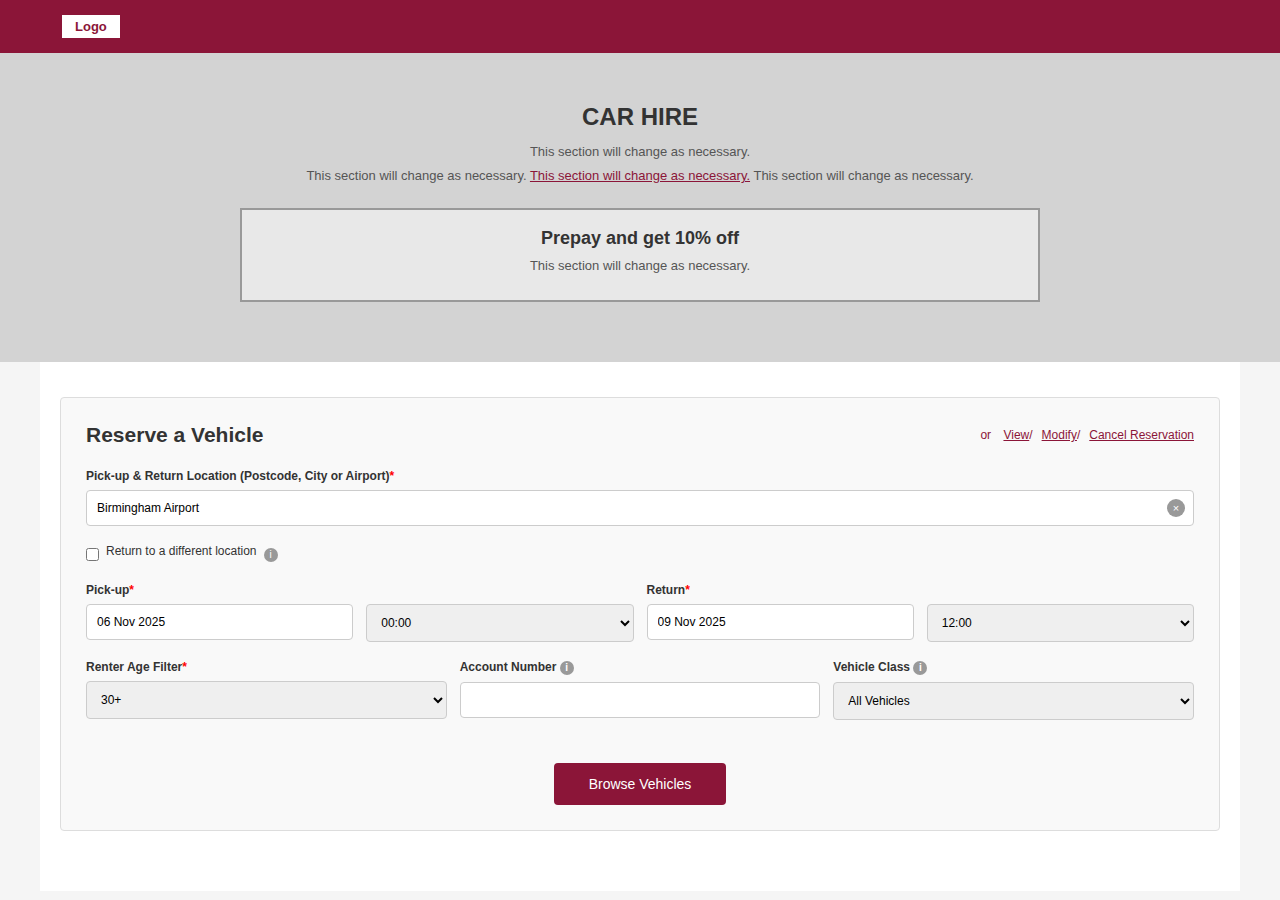
<file: index.html>
<!DOCTYPE html>
<html lang="en-GB">

<head>
    <meta charset="UTF-8">
    <meta name="viewport" content="width=device-width, initial-scale=1.0">
    <title>Car Hire</title>
    <link rel="stylesheet" href="styles.css">
</head>

<body>
    <!-- Page 1: Reservation Form -->
    <div id="page1" class="page active">
        <div class="header">
            <div class="headerContent">
                <div class="logo">Logo</div>
            </div>
        </div>

        <div class="hero">
            <h1>CAR HIRE</h1>
            <p>This section will change as necessary.</p>
            <p>This section will change as necessary. <a href="#">This section will change as necessary.</a> This
                section will change as necessary.</p>

            <div class="promoBanner">
                <h2>Prepay and get 10% off</h2>
                <p>This section will change as necessary.</p>
            </div>
        </div>

        <div class="container">
            <div class="reservationForm">
                <div class="formHeader">
                    <h2>Reserve a Vehicle</h2>
                    <div class="links">
                        or <a href="#">View</a>/<a href="#">Modify</a>/<a href="#">Cancel Reservation</a>
                    </div>
                </div>

                <div class="formGroup">
                    <label>Pick-up & Return Location (Postcode, City or Airport)<span class="required">*</span></label>
                    <div class="locationInput">
                        <input type="text" id="location" value="Birmingham Airport" placeholder="Provide a Location">
                        <button class="clearBtn" onclick="clearLocation()">×</button>
                    </div>
                </div>

                <div class="formGroup">
                    <div class="checkboxGroup">
                        <input type="checkbox" id="differentLocation">
                        <label for="differentLocation" style="font-weight: normal;">Return to a different
                            location</label>
                        <span class="infoIcon">i</span>
                    </div>
                </div>

                <div class="dateTimeRow">
                    <div class="formGroup">
                        <label>Pick-up<span class="required">*</span></label>
                        <div class="datePickerWrapper">
                            <input type="text" id="pickupDate" value="06 Nov 2025" placeholder="DD Mon YYYY" readonly>
                            <div id="pickupCalendar" class="calendarDropdown"></div>
                        </div>
                    </div>
                    <div class="formGroup">
                        <label>&nbsp;</label>
                        <select id="pickupTime">
                            <option>00:00</option>
                            <option>00:30</option>
                            <option>01:00</option>
                            <option>01:30</option>
                            <option>02:00</option>
                            <option>02:30</option>
                            <option>03:00</option>
                            <option>03:30</option>
                            <option>04:00</option>
                            <option>04:30</option>
                            <option>05:00</option>
                            <option>05:30</option>
                            <option>06:00</option>
                            <option>06:30</option>
                            <option>07:00</option>
                            <option>07:30</option>
                            <option>08:00</option>
                            <option>08:30</option>
                            <option>09:00</option>
                            <option>09:30</option>
                            <option>10:00</option>
                            <option>10:30</option>
                            <option>11:00</option>
                            <option>11:30</option>
                            <option>12:00</option>
                            <option>12:30</option>
                            <option>13:00</option>
                            <option>13:30</option>
                            <option>14:00</option>
                            <option>14:30</option>
                            <option>15:00</option>
                            <option>15:30</option>
                            <option>16:00</option>
                            <option>16:30</option>
                            <option>17:00</option>
                            <option>17:30</option>
                            <option>18:00</option>
                            <option>18:30</option>
                            <option>19:00</option>
                            <option>19:30</option>
                            <option>20:00</option>
                            <option>20:30</option>
                            <option>21:00</option>
                            <option>21:30</option>
                            <option>22:00</option>
                            <option>22:30</option>
                            <option>23:00</option>
                            <option>23:30</option>
                        </select>
                    </div>
                    <div class="formGroup">
                        <label>Return<span class="required">*</span></label>
                        <div class="datePickerWrapper">
                            <input type="text" id="returnDate" value="09 Nov 2025" placeholder="DD Mon YYYY" readonly>
                            <div id="returnCalendar" class="calendarDropdown"></div>
                        </div>
                    </div>
                    <div class="formGroup">
                        <label>&nbsp;</label>
                        <select id="returnTime">
                            <option>00:00</option>
                            <option>00:30</option>
                            <option>01:00</option>
                            <option>01:30</option>
                            <option>02:00</option>
                            <option>02:30</option>
                            <option>03:00</option>
                            <option>03:30</option>
                            <option>04:00</option>
                            <option>04:30</option>
                            <option>05:00</option>
                            <option>05:30</option>
                            <option>06:00</option>
                            <option>06:30</option>
                            <option>07:00</option>
                            <option>07:30</option>
                            <option>08:00</option>
                            <option>08:30</option>
                            <option>09:00</option>
                            <option>09:30</option>
                            <option>10:00</option>
                            <option>10:30</option>
                            <option>11:00</option>
                            <option>11:30</option>
                            <option selected>12:00</option>
                            <option>12:30</option>
                            <option>13:00</option>
                            <option>13:30</option>
                            <option>14:00</option>
                            <option>14:30</option>
                            <option>15:00</option>
                            <option>15:30</option>
                            <option>16:00</option>
                            <option>16:30</option>
                            <option>17:00</option>
                            <option>17:30</option>
                            <option>18:00</option>
                            <option>18:30</option>
                            <option>19:00</option>
                            <option>19:30</option>
                            <option>20:00</option>
                            <option>20:30</option>
                            <option>21:00</option>
                            <option>21:30</option>
                            <option>22:00</option>
                            <option>22:30</option>
                            <option>23:00</option>
                            <option>23:30</option>
                        </select>
                    </div>
                </div>

                <div class="dateTimeRow">
                    <div class="formGroup">
                        <label>Renter Age Filter<span class="required">*</span></label>
                        <select>
                            <option>30+</option>
                            <option>25-29</option>
                            <option>21-24</option>
                            <option>18-20</option>
                        </select>
                    </div>
                    <div class="formGroup">
                        <label>Account Number <span class="infoIcon">i</span></label>
                        <input type="text" placeholder="">
                    </div>
                    <div class="formGroup">
                        <label>Vehicle Class <span class="infoIcon">i</span></label>
                        <select>
                            <option>All Vehicles</option>
                            <option>Hatchbacks</option>
                            <option>SUVs</option>
                            <option>Saloons</option>
                            <option>Convertibles</option>
                            <option>Estates</option>
                            <option>Minivans</option>
                            <option>Compact cars</option>
                            <option>Executive cars</option>
                            <option>Electric cars</option>
                        </select>
                    </div>
                </div>

                <button class="browseBtn" onclick="showVehicles()">Browse Vehicles</button>
            </div>
        </div>
    </div>

    <!-- Page 2: Vehicle Selection -->
    <div id="page2" class="page">
        <div class="header">
            <div class="headerContent">
                <div class="logo">Car Hire</div>
            </div>
        </div>



        <div class="container">
            <div class="rentalDetails">
                <div class="rentalDetailItem clickable" onclick="editSection('rental')">
                    <strong>RENTAL DETAILS <span class="editLink">Edit</span></strong>
                    <div>Thu, Nov 06, 00:00</div>
                    <div>Sun, Nov 09, 12:00</div>
                </div>
                <div class="rentalDetailItem clickable" onclick="editSection('pickup')">
                    <strong>PICK-UP & RETURN <span class="editLink">Edit</span></strong>
                    <div>Birmingham</div>
                </div>
                <div class="rentalDetailItem clickable" onclick="editSection('vehicle')">
                    <strong>VEHICLE</strong>
                    <div>Select</div>
                </div>
                <div class="rentalDetailItem clickable" onclick="editSection('extras')">
                    <strong>EXTRAS</strong>
                </div>
                <div class="rentalDetailItem clickable" onclick="editSection('review')">
                    <strong>REVIEW & RESERVE</strong>
                </div>
            </div>

            <div class="vehiclesHeader">
                <h2>Choose a Vehicle Class <span style="font-weight: normal; font-size: 14px;">63 Results</span></h2>
                <div class="sortBy">
                    <label>SORT BY</label>
                    <select>
                        <option>Featured</option>
                        <option>Price: Low to High</option>
                        <option>Price: High to Low</option>
                    </select>
                </div>
            </div>

            <div class="sidebarLayout">
                <aside class="sidebar">
                    <div class="membershipCard">
                        <div class="logo" style="background-color: #8B1538; color: white; padding: 8px; border: none;">
                            Rewards Plus®</div>
                        <h3 style="margin-top: 15px;">Pay & Save</h3>
                        <div class="membershipBtns">
                            <button class="btnEnrol">Enrol</button>
                            <button class="btnPay">Pay in Points</button>
                        </div>
                    </div>

                    <div class="filters">
                        <h3>Filters</h3>

                        <div class="filterGroup">
                            <strong>TRANSMISSION</strong>
                            <div style="color: #999; font-size: 11px; margin-top: 5px;">Total from:</div>
                            <div class="filterItem">
                                <label><input type="checkbox" checked> Automatic</label>
                                <span>£67</span>
                            </div>
                            <div class="filterItem">
                                <label><input type="checkbox"> Manual</label>
                                <span>£56</span>
                            </div>
                        </div>

                        <div class="filterGroup">
                            <strong>MILEAGE</strong>
                            <div style="color: #999; font-size: 11px; margin-top: 5px;">Total from:</div>
                            <div class="filterItem">
                                <label><input type="checkbox"> Unlimited Mileage</label>
                                <span>£45</span>
                            </div>
                            <div class="filterItem">
                                <label><input type="checkbox"> Limited Mileage</label>
                            </div>
                        </div>
                    </div>
                </aside>

                <div class="vehicleList">
                    <div class="vehicleCard">
                        <div class="vehicleImage">
                            <div class="vehicleBadge">✓ Recommended for you</div>
                        </div>
                        <div class="vehicleInfo">
                            <h3>Intermediate SUV</h3>
                            <div class="vehicleSubtitle">Nissan Qashqai or similar</div>
                            <div class="vehicleFeatures">
                                <span>🔧 Automatic</span>
                                <span>👥 5 People</span>
                                <span>🧳 3 Bags</span>
                            </div>
                            <a class="featuresLink" onclick="showFeatures('suv')">Features & Price Details ↘</a>
                        </div>
                        <div class="vehiclePricing">
                            <div class="priceLabel">BEST PRICE</div>
                            <div class="price">£89<sup>01</sup></div>
                            <div class="priceTotal">Total</div>
                            <button class="selectBtn" onclick="selectVehicle('Intermediate SUV')">Select</button>
                        </div>
                    </div>

                    <div class="vehicleCard">
                        <div class="vehicleImage">
                            <div class="vehicleBadge">✓ Recommended for you</div>
                        </div>
                        <div class="vehicleInfo">
                            <h3>Compact Elite</h3>
                            <div class="vehicleSubtitle">Mercedes A Class or similar</div>
                            <div class="vehicleFeatures">
                                <span>🔧 Automatic</span>
                                <span>👥 5 People</span>
                                <span>🧳 3 Bags</span>
                            </div>
                            <a class="featuresLink" onclick="showFeatures('compact')">Features & Price Details ↘</a>
                        </div>
                        <div class="vehiclePricing">
                            <div class="priceLabel">BEST PRICE</div>
                            <div class="price">£123<sup>45</sup></div>
                            <div class="priceTotal">Total</div>
                            <button class="selectBtn" onclick="selectVehicle('Compact Elite')">Select</button>
                        </div>
                    </div>

                    <div class="vehicleCard">
                        <div class="vehicleImage">
                        </div>
                        <div class="vehicleInfo">
                            <h3>Economy 4 Door</h3>
                            <div class="vehicleSubtitle">Vauxhall Corsa or similar</div>
                            <div class="vehicleFeatures">
                                <span>🔧 Manual</span>
                                <span>👥 5 People</span>
                                <span>🧳 2 Bags</span>
                            </div>
                            <a class="featuresLink" onclick="showFeatures('economy')">Features & Price Details ↘</a>
                        </div>
                        <div class="vehiclePricing">
                            <div class="priceLabel">BEST PRICE</div>
                            <div class="price">£76<sup>54</sup></div>
                            <div class="priceTotal">Total</div>
                            <button class="selectBtn" onclick="selectVehicle('Economy 4 Door')">Select</button>
                        </div>
                    </div>
                </div>
            </div>
        </div>
    </div>

    <script src="script.js"></script>
</body>

</html>
</file>
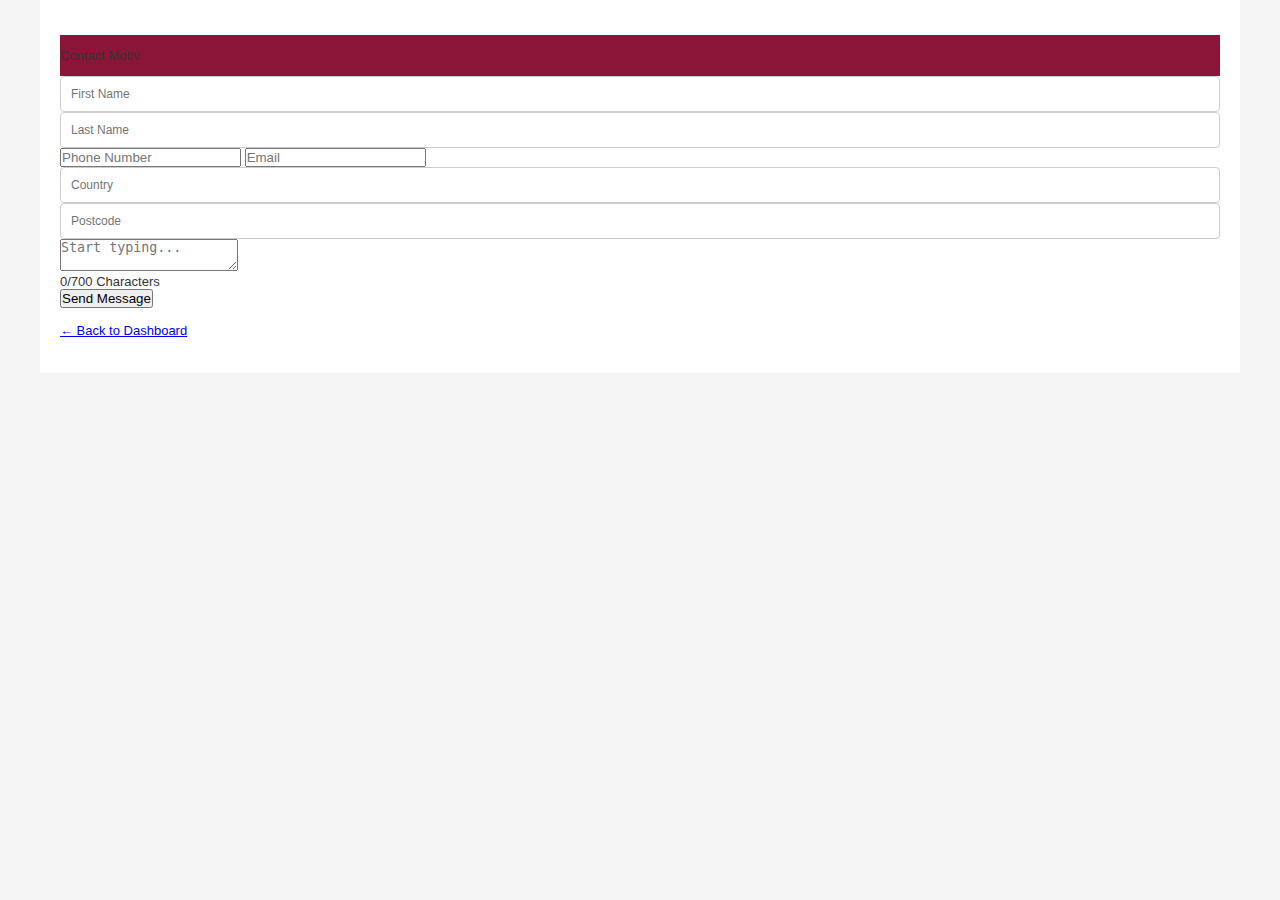
<file: contact.html>
<!DOCTYPE html>
<html lang="en">
<head>
    <meta charset="UTF-8">
    <meta name="viewport" content="width=device-width, initial-scale=1.0">
    <title>Motiv - Contact Us</title>
    <link rel="stylesheet" href="styles.css">
</head>
<body>
    <div class="container">
        <div class="header">Contact Motiv</div>
        <div class="form-area">
            <form id="contactForm">
                <input type="text" placeholder="First Name" required>
                <input type="text" placeholder="Last Name" required>
                <input type="tel" placeholder="Phone Number" required>
                <input type="email" placeholder="Email" required>
                <input type="text" placeholder="Country" required>
                <input type="text" placeholder="Postcode" required>
                <textarea placeholder="Start typing..."></textarea>
                <div class="char-count">0/700 Characters</div>
                <button type="submit" class="orange-btn">Send Message</button>
            </form>
            <p id="status" style="text-align:center; margin-top:15px; font-weight:bold;"></p>
        </div>
        <div class="back-link">
            <a href="#">← Back to Dashboard</a>
        </div>
    </div>

    <script>
        const textarea = document.querySelector('textarea');
        const count = document.querySelector('.char-count');
        textarea.addEventListener('input', () => {
            count.textContent = textarea.value.length + '/700 Characters';
        });

        document.getElementById('contactForm').addEventListener('submit', function(e) {
            e.preventDefault();
            document.getElementById('status').innerHTML = '<span style="color:green;">Message sent successfully!</span>';
        });
    </script>
</body>
</html>
</file>
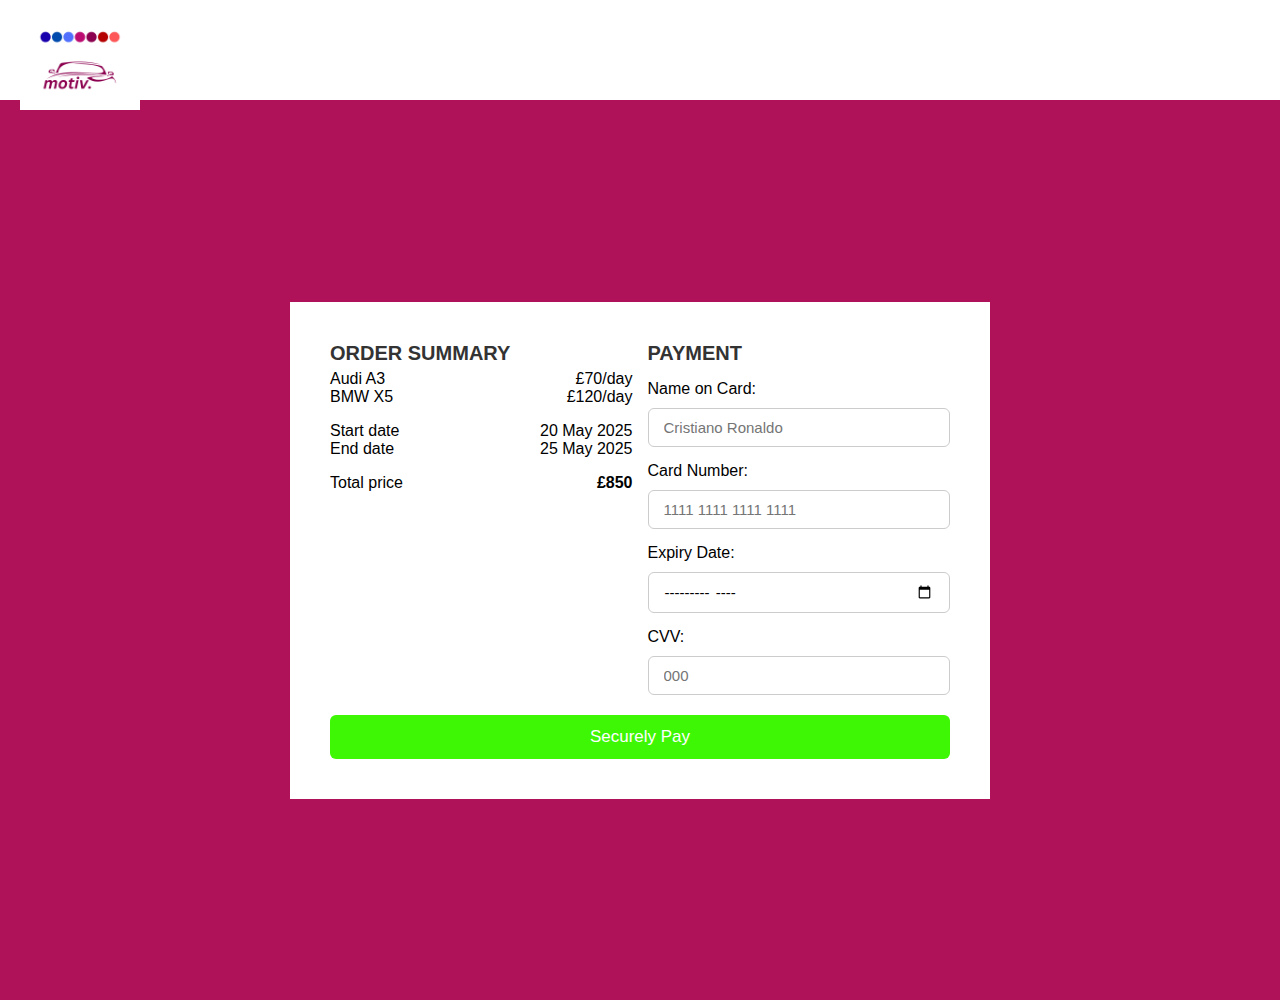
<file: payment.html>
<!DOCTYPE html>
<html lang="en">
<head>
  <meta charset="UTF-8">
  <meta name="viewport" content="width=device-width, initial-scale=1.0">
  <title>Payment Page</title>
  <link rel="stylesheet" href="style.css">
</head>

<body>

  
   <img src="Picture1.png" alt="Motiv Logo" class="logo">

  
  <div class="container">
   
    <form id="paymentForm">

      <div class="row">

        
        <div class="column">
          <h3 class="title">Order Summary</h3>

          <div class="summary-group">
              <div class="summary-row">
      <span class="car-name">Audi A3</span>
      <span class="car-price">£70/day</span>
    </div>

    <div class="summary-row">
      <span class="car-name">BMW X5</span>
      <span class="car-price">£120/day</span>
    </div>
  </div>

          <div class="summary-group">
            <div class="summary-row"> 
          <span class="summary-label">Start date</span>
          <span class="summary-value" id="startDate">20 May 2025</span>
          </div>
          
          
          <div class="summary-row">
            <span class="summary-label">End date</span>
            <span class="summary-value" id="endDateDisplay">25 May 2025</span>
          </div>
          </div>
          <div class="summary-group total">
          <div class="summary-row">
          <span class="summary-label">Total price</span>
          <span class="summary-value" id="totalPrice">£850</span>
          </div>
          </div>
        </div>

     
        <div class="column">
          <h3 class="title">Payment</h3>

          <div class="input-box">
            <label for="cardName">Name on Card:</label>
            <input id="cardName" type="text" placeholder="Cristiano Ronaldo" required>
          </div>

          <div class="input-box">
            <label for="cardNumber">Card Number:</label>
            <input id="cardNumber" type="text" placeholder="1111 1111 1111 1111" maxlength="19" required>
          </div>

          <div class="input-box">
            <label for="expiryDate">Expiry Date:</label>
            <input id="expiryDate" type="month" required>
          </div>

          <div class="input-box">
            <label for="cvv">CVV:</label>
            <input id="cvv" type="text" placeholder="000" maxlength="3" required>
          </div>
        </div>

      </div>

      <button type="submit" class="btn">Securely Pay</button>

    </form>

  </div>

</body>
</html>
</file>
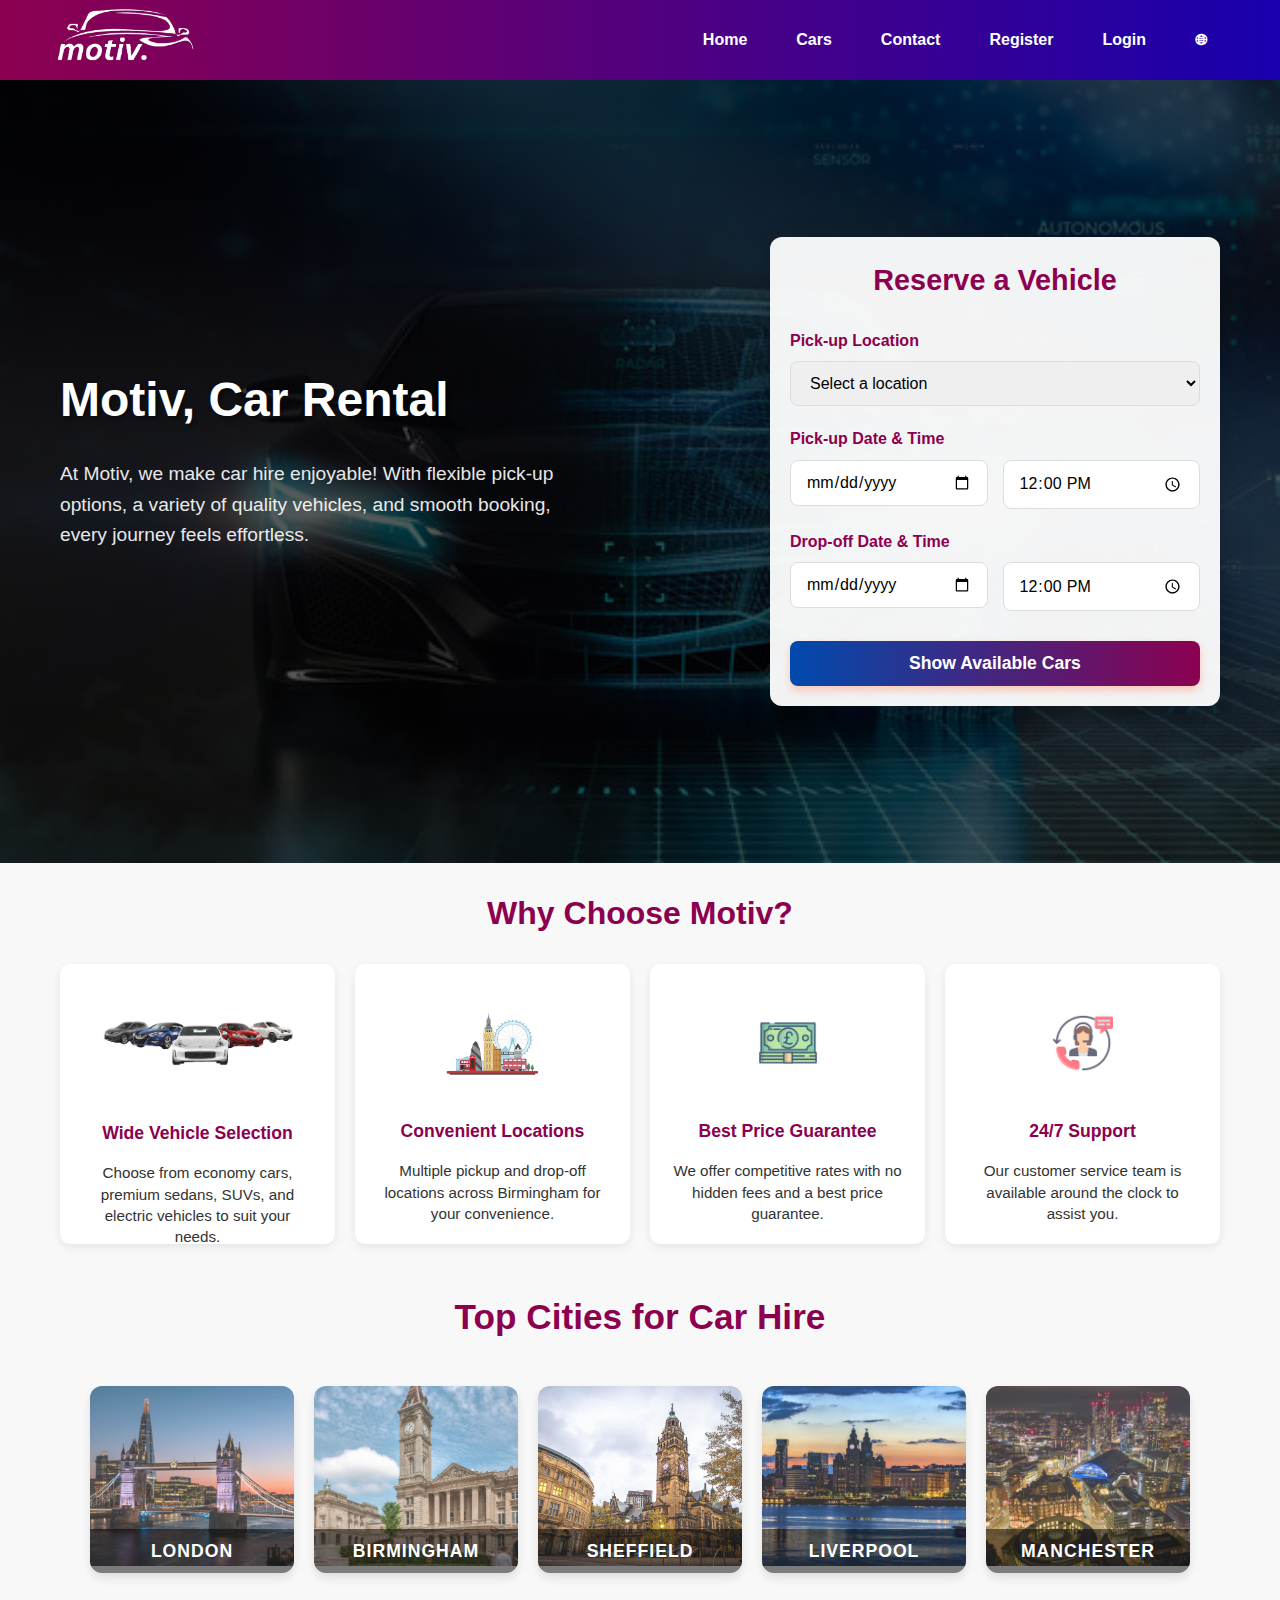
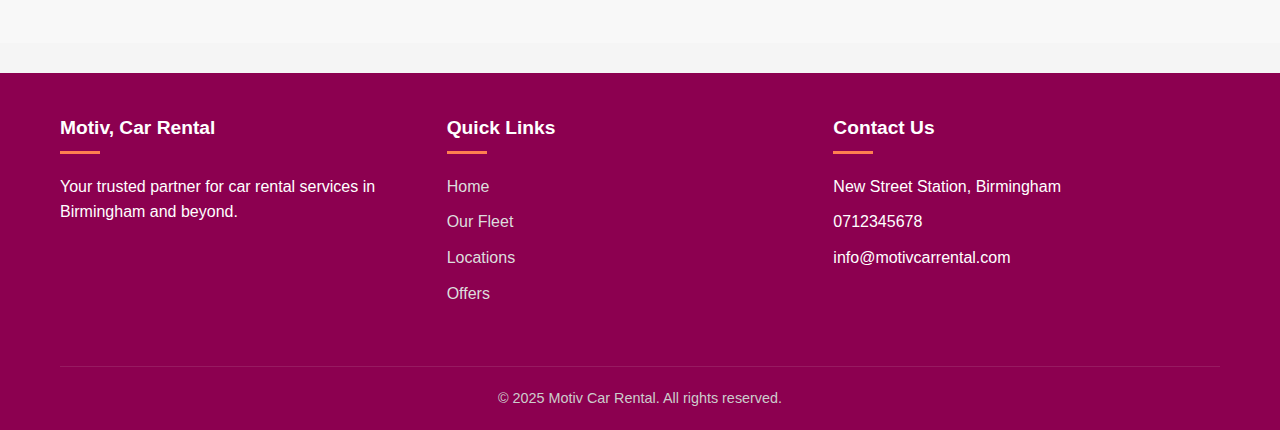
<file: Landing page/landing.html>
<!DOCTYPE html>
<html lang="en">
<head>
    <meta charset="UTF-8">
    <meta name="viewport" content="width=device-width, initial-scale=1.0">
    <title>Motiv Car Hire - Birmingham</title>
    <link rel="stylesheet" href="style.css">
</head>
<body>
  
<header>
    <div class="container header-content">
        <div class="logo">
            <img src="logo2.png" alt="Logo">
        </div>

        <nav>
            <ul>
                <li><a href="#">Home</a></li>
                <li><a href="#">Cars</a></li>
                <li><a href="#">Contact</a></li>
                <li><a href="#">Register</a></li>
                <li><a href="#">Login</a></li>
		<li><a href="#">🌐︎</a></li>
            </ul>
        </nav>
    </div>
</header>


    <section class="hero">
        <div class="container hero-content">
            <div class="hero-text">
                <h1>Motiv, Car Rental</h1>
                <p>At Motiv, we make car hire enjoyable! With flexible pick-up options, a variety of quality vehicles, and smooth booking, every journey feels effortless.</p>
                
            </div>
            <div class="booking-form">
                <h2>Reserve a Vehicle</h2>
                <form id="bookingForm">
                    <div class="form-group">
                        <label for="pickup-location">Pick-up Location</label>
                        <select id="pickup-location">
                            <option value="">Select a location</option>
                            <option value="airport">Birmingham Airport</option>
                            <option value="city-center">Liverpool City Center</option>
                            <option value="central-london">Central London</option>
                            <option value="new-station">Manchester New Station</option>
			    <option value="sheffield-station">Sheffield Station</option>
                        </select>
                    </div>
                    
                    <div class="form-group">
                        <label>Pick-up Date & Time</label>
                        <div class="date-time-group">
                            <div>
                                <input type="date" id="pickup-date">
                            </div>
                            <div>
                                <input type="time" id="pickup-time" value="12:00">
                            </div>
                        </div>
                    </div>
                    
                    <div class="form-group">
                        <label>Drop-off Date & Time</label>
                        <div class="date-time-group">
                            <div>
                                <input type="date" id="dropoff-date">
                            </div>
                            <div>
                                <input type="time" id="dropoff-time" value="12:00">
                            </div>
                        </div>
                    </div>
                    
                    <button type="submit" class="book-btn">Show Available Cars</button>
                </form>
            </div>
        </div>
    </section>

<section class="features">
    <div class="container">
        <h2 class="section-title">Why Choose Motiv?</h2>
        <div class="features-grid">
            
            <div class="feature-card">
                <div class="feature-icon">
                    <img src="cars1.png" alt="Vehicle Selection">
                </div>
                <h3>Wide Vehicle Selection</h3>
                <p>Choose from economy cars, premium sedans, SUVs, and electric vehicles to suit your needs.</p>
            </div>

            <div class="feature-card">
                <div class="feature-icon">
                    <img src="location1.png" alt="Convenient Locations">
                </div>
                <h3>Convenient Locations</h3>
                <p>Multiple pickup and drop-off locations across Birmingham for your convenience.</p>
            </div>

            <div class="feature-card">
                <div class="feature-icon">
                    <img src="money1.png" alt="Best Price Guarantee">
                </div>
                <h3>Best Price Guarantee</h3>
                <p>We offer competitive rates with no hidden fees and a best price guarantee.</p>
            </div>

            <div class="feature-card">
                <div class="feature-icon">
                    <img src="cust1.png" alt="Customer Support">
                </div>
                <h3>24/7 Support</h3>
                <p>Our customer service team is available around the clock to assist you.</p>
            </div>
        </div>
    </div>
</section>

<section class="cities-section">
    <h2 class="section-title">Top Cities for Car Hire</h2>

    <div class="city-grid">
        <div class="city-card">
            <img src="city1.png" alt="London">
            <div class="city-name">London</div>
        </div>
        <div class="city-card">
            <img src="city2.jpg" alt="Birmingham">
            <div class="city-name">Birmingham</div>
        </div>
        <div class="city-card">
            <img src="city3.jpeg" alt="Sheffield">
            <div class="city-name">Sheffield</div>
        </div>
        <div class="city-card">
            <img src="city4.jpg" alt="Liverpool">
            <div class="city-name">Liverpool</div>
        </div>
        <div class="city-card">
            <img src="city5.jpg" alt="Manchester">
            <div class="city-name">Manchester</div>
        </div>
    </div>
</section>

    <footer>
        <div class="container">
            <div class="footer-content">
                <div class="footer-column">
                    <h3>Motiv, Car Rental</h3>
                    <p>Your trusted partner for car rental services in Birmingham and beyond.</p>
                </div>
                <div class="footer-column">
                    <h3>Quick Links</h3>
                    <ul>
                        <li><a href="#">Home</a></li>
                        <li><a href="#">Our Fleet</a></li>
                        <li><a href="#">Locations</a></li>
                        <li><a href="#">Offers</a></li>
                    </ul>
                </div>
                <div class="footer-column">
                    <h3>Contact Us</h3>
                    <ul>
                        <li></i>New Street Station, Birmingham</li>
                        <li> 0712345678</li>
                        <li> info@motivcarrental.com</li>
                    </ul>
                </div>
            </div>
            <div class="copyright">
                <p>&copy; 2025 Motiv Car Rental. All rights reserved.</p>
            </div>
        </div>
    </footer>

    <script src="script.js"></script>
</body>

</html>
</file>
<file: styles.css>
* {
    margin: 0;
    padding: 0;
    box-sizing: border-box;
}

body {
    font-family: Arial, sans-serif;
    background-color: #f5f5f5;
    color: #333;
    font-size: 13px;
}

.header {
    background-color: #8B1538;
    padding: 13px 0;
}

.headerContent {
    max-width: 1200px;
    margin: 0 auto;
    padding: 0 20px;
}

.logo {
    background-color: white;
    display: inline-block;
    padding: 4px 13px;
    font-weight: bold;
    color: #8B1538;
    border: 2px solid #8B1538;
    font-size: 13px;
}

.hero {
    background-color: #d3d3d3;
    padding: 50px 20px 35px;
    text-align: center;
}

.hero h1 {
    font-size: 24px;
    margin-bottom: 13px;
}

.hero p {
    margin-bottom: 9px;
    color: #555;
    font-size: 13px;
}

.hero a {
    color: #8B1538;
    text-decoration: underline;
}

.promoBanner {
    background-color: #e8e8e8;
    border: 2px solid #999;
    max-width: 800px;
    margin: 25px auto;
    padding: 18px;
    text-align: center;
}

.promoBanner h2 {
    font-size: 18px;
    margin-bottom: 9px;
}

.container {
    max-width: 1200px;
    margin: 0 auto;
    padding: 35px 20px;
    background-color: white;
}

.reservationForm {
    background-color: #f9f9f9;
    border: 1px solid #ddd;
    padding: 25px;
    border-radius: 4px;
    margin-bottom: 25px;
}

.formHeader {
    display: flex;
    justify-content: space-between;
    align-items: center;
    margin-bottom: 22px;
}

.formHeader h2 {
    font-size: 21px;
}

.formHeader .links {
    font-size: 12px;
    color: #8B1538;
}

.formHeader .links a {
    color: #8B1538;
    text-decoration: underline;
    margin-left: 9px;
}

.formGroup {
    margin-bottom: 18px;
}

label {
    display: block;
    margin-bottom: 7px;
    font-weight: bold;
    font-size: 12px;
}

.required {
    color: red;
}

input[type="text"],
input[type="number"],
select {
    width: 100%;
    padding: 10px;
    border: 1px solid #ccc;
    border-radius: 4px;
    font-size: 12px;
}

.locationInput {
    position: relative;
}

.clearBtn {
    position: absolute;
    right: 9px;
    top: 50%;
    transform: translateY(-50%);
    background: #999;
    color: white;
    border: none;
    border-radius: 50%;
    width: 18px;
    height: 18px;
    cursor: pointer;
    font-size: 11px;
}

.dateTimeRow {
    display: grid;
    grid-template-columns: repeat(auto-fit, minmax(150px, 1fr));
    gap: 13px;
}

.checkboxGroup {
    display: flex;
    align-items: center;
    gap: 7px;
}

.checkboxGroup input[type="checkbox"] {
    width: auto;
}

.infoIcon {
    display: inline-block;
    width: 14px;
    height: 14px;
    background-color: #999;
    color: white;
    border-radius: 50%;
    text-align: center;
    line-height: 14px;
    font-size: 10px;
    cursor: help;
}

.browseBtn {
    background-color: #8B1538;
    color: white;
    border: none;
    padding: 13px 35px;
    font-size: 14px;
    border-radius: 4px;
    cursor: pointer;
    display: block;
    margin: 25px auto 0;
}

.browseBtn:hover {
    background-color: #6B0F2A;
}

/* Calendar Styles */
.datePickerWrapper {
    position: relative;
}

.calendarDropdown {
    display: none;
    position: absolute;
    top: 100%;
    left: 0;
    background: white;
    border: 1px solid #ccc;
    border-radius: 4px;
    padding: 13px;
    z-index: 1000;
    box-shadow: 0 4px 6px rgba(0, 0, 0, 0.1);
    margin-top: 4px;
    min-width: 280px;
}

.calendarDropdown.active {
    display: block;
}

.calendarHeader {
    display: flex;
    justify-content: space-between;
    align-items: center;
    margin-bottom: 13px;
}

.calendarHeader button {
    background: #8B1538;
    color: white;
    border: none;
    padding: 4px 9px;
    border-radius: 4px;
    cursor: pointer;
    font-size: 11px;
}

.calendarHeader button:hover {
    background: #6B0F2A;
}

.calendarMonth {
    font-weight: bold;
    font-size: 14px;
}

.calendarGrid {
    display: grid;
    grid-template-columns: repeat(7, 1fr);
    gap: 4px;
}

.calendarDayHeader {
    text-align: center;
    font-weight: bold;
    padding: 7px;
    font-size: 10px;
    color: #666;
}

.calendarDay {
    text-align: center;
    padding: 7px;
    cursor: pointer;
    border-radius: 4px;
    font-size: 12px;
}

.calendarDay:hover {
    background-color: #f0f0f0;
}

.calendarDay.selected {
    background-color: #8B1538;
    color: white;
}

.calendarDay.disabled {
    color: #ccc;
    cursor: not-allowed;
}

.calendarDay.disabled:hover {
    background-color: transparent;
}

.calendarDay.otherMonth {
    color: #ccc;
}

/* Vehicle Selection Page */
.progressBar {
    background-color: #f0f0f0;
    padding: 18px;
    margin-bottom: 25px;
}

.progressSteps {
    display: flex;
    justify-content: space-between;
    max-width: 800px;
    margin: 0 auto;
}

.step {
    display: flex;
    align-items: center;
    gap: 9px;
    flex: 1;
    position: relative;
}

.stepNumber {
    width: 26px;
    height: 26px;
    border-radius: 50%;
    background-color: #8B1538;
    color: white;
    display: flex;
    align-items: center;
    justify-content: center;
    font-weight: bold;
    font-size: 11px;
}

.step.inactive .stepNumber {
    background-color: #ccc;
}

.stepLabel {
    font-size: 12px;
    font-weight: bold;
}

.stepArrow {
    margin: 0 9px;
    color: #999;
}

.rentalDetails {
    background-color: #f8e8ed;
    padding: 13px;
    margin-bottom: 25px;
    border-radius: 4px;
    display: flex;
    justify-content: space-between;
    align-items: center;
    flex-wrap: wrap;
    gap: 18px;
}

.rentalDetailItem {
    display: flex;
    flex-direction: column;
    font-size: 12px;
}

.rentalDetailItem.clickable {
    cursor: pointer;
    transition: background-color 0.2s;
    padding: 8px;
    border-radius: 4px;
}

.rentalDetailItem.clickable:hover {
    background-color: rgba(139, 21, 56, 0.1);
}

.rentalDetailItem strong {
    font-size: 11px;
    color: #666;
    margin-bottom: 4px;
}

.editLink {
    color: #8B1538;
    text-decoration: underline;
    cursor: pointer;
}

.vehiclesHeader {
    display: flex;
    justify-content: space-between;
    align-items: center;
    margin-bottom: 22px;
}

.vehiclesHeader h2 {
    font-size: 21px;
}

.sortBy {
    display: flex;
    align-items: center;
    gap: 9px;
    font-size: 11px;
}

.sortBy select {
    width: 140px;
    font-size: 11px;
}

.sidebarLayout {
    display: grid;
    grid-template-columns: 230px 1fr;
    gap: 25px;
}

.sidebar {
    background-color: #2d2d2d;
    color: white;
    padding: 18px;
    border-radius: 4px;
    height: fit-content;
}

.membershipCard {
    background-color: #1a1a1a;
    padding: 13px;
    border-radius: 4px;
    margin-bottom: 18px;
}

.membershipCard h3 {
    font-size: 12px;
    margin-bottom: 13px;
}

.membershipBtns {
    display: flex;
    gap: 9px;
}

.btnEnrol,
.btnPay {
    flex: 1;
    padding: 7px;
    border: 1px solid white;
    background-color: transparent;
    color: white;
    border-radius: 4px;
    cursor: pointer;
    font-size: 11px;
}

.btnPay {
    background-color: white;
    color: #1a1a1a;
}

.filters h3 {
    font-size: 14px;
    margin-bottom: 13px;
    padding-bottom: 9px;
    border-bottom: 1px solid #444;
}

.filterGroup {
    margin-bottom: 18px;
}

.filterItem {
    display: flex;
    justify-content: space-between;
    padding: 7px 0;
    font-size: 12px;
}

.filterItem input[type="checkbox"] {
    width: auto;
}

.vehicleList {
    display: flex;
    flex-direction: column;
    gap: 18px;
}

.vehicleCard {
    border: 1px solid #ddd;
    border-radius: 4px;
    padding: 18px;
    background-color: white;
    display: grid;
    grid-template-columns: 200px 1fr 150px;
    gap: 18px;
    align-items: center;
}

.vehicleBadge {
    background-color: #f8e8ed;
    color: #8B1538;
    padding: 4px 9px;
    border-radius: 4px;
    font-size: 11px;
    display: inline-block;
    margin-bottom: 9px;
}

.vehicleImage {
    width: 100%;
    height: auto;
}

.vehicleImage img {
    width: 100%;
    height: auto;
}

.vehicleInfo h3 {
    font-size: 18px;
    margin-bottom: 4px;
}

.vehicleSubtitle {
    color: #666;
    font-size: 12px;
    margin-bottom: 13px;
}

.vehicleFeatures {
    display: flex;
    gap: 18px;
    margin-bottom: 13px;
    font-size: 12px;
    color: #666;
}

.vehicleFeatures span {
    display: flex;
    align-items: center;
    gap: 4px;
}

.featuresLink {
    color: #8B1538;
    text-decoration: underline;
    font-size: 12px;
    cursor: pointer;
}

.featuresLink:hover {
    color: #6B0F2A;
}

.vehiclePricing {
    text-align: right;
}

.priceLabel {
    font-size: 11px;
    color: #666;
    margin-bottom: 4px;
}

.price {
    font-size: 28px;
    font-weight: bold;
    margin-bottom: 4px;
}

.priceTotal {
    font-size: 12px;
    color: #666;
    margin-bottom: 13px;
}

.selectBtn {
    background-color: #8B1538;
    color: white;
    border: none;
    padding: 10px 26px;
    border-radius: 4px;
    cursor: pointer;
    font-size: 12px;
    width: 100%;
}

.selectBtn:hover {
    background-color: #6B0F2A;
}

.page {
    display: none;
}

.page.active {
    display: block;
}

@media (max-width: 768px) {
    .sidebarLayout {
        grid-template-columns: 1fr;
    }

    .vehicleCard {
        grid-template-columns: 1fr;
        text-align: center;
    }

    .vehiclePricing {
        text-align: center;
    }

    .dateTimeRow {
        grid-template-columns: 1fr;
    }
}
</file>
<file: style.css>
* {
  margin: 0;
  padding: 0;
  box-sizing: border-box;
  font-family: 'Poppins', sans-serif;
}


.container {
  display: flex;
  justify-content: center;
  align-items: center; 
  min-height: 100vh;
  background: #ae0d56fa;
  padding: 25px;
}


.container form {
  width: 700px;
  padding: 40px;
  background: #fff;
}


form .row {
  display: flex;
  gap: 15px;
  flex-wrap: wrap;
}

.row .column {
  flex: 1 1 250px;
}


.column .title {
  font-size: 20px;
  color: #333;
  text-transform: uppercase;
  margin-bottom: 5px;
}


.column .input-box {
  margin: 15px 0;
}

.input-box label {
  display: block;
  margin-bottom: 10px;
}


.input-box input {
  width: 100%;
  padding: 10px 15px;
  border: 1px solid #ccc;
  border-radius: 6px;
  font-size: 15px;
}

input {
  &::-webkit-outer-spin-button,
  &::-webkit-inner-spin-button {
      -webkit-appearance: none;
      margin: 0;
  }
  -moz-appearance: textfield;
}

.column .flex {
  display: flex;
  gap: 15px;
}

.flex .input-box {
  margin-top: 5px;
}


form .btn {
  width: 100%;
  padding: 12px;
  background: #3df704;
  border: none;
  outline: none;
  border-radius: 6px;
  font-size: 17px;
  color: #fff;
  margin-top: 5px;
  cursor: pointer;
}

form .btn:hover {
  background: #3df704d8;
}


body {
  padding-top: 100px; 
}

.logo {
  position: absolute;
  top: 20px;
  left: 20px;
  width: 120px;
  height: auto;
}


.summary-group {
  margin-bottom: 16px;
}

.summary-header,
.summary-row {
  display: flex;
  justify-content: space-between;
  align-items: center;
}

.summary-header {
  font-weight: 600;
  margin-bottom: 4px;
  opacity: 0.85;
}

.summary-label {
  font-weight: 500;
}

.summary-value {
  font-weight: 500;
}

.summary-group.total .summary-value {
  font-weight: 700;
}
</file>
<file: Landing page/style.css>
* {
    margin: 0;
    padding: 0;
    box-sizing: border-box;
    font-family: 'Segoe UI', Tahoma, Geneva, Verdana, sans-serif;
}

:root {
    --dark-magenta: #1800AD;
    --vivid-indigo: #8C0050;
    --cobalt-blue: #004AAD;
    --coral-red: #FF7F50;
    --vivid-red: #FF0000;
    --light-gray: #f8f8f8;
    --white: #ffffff;
}

body {
    background-color: #f5f5f5;
    color: #333;
    line-height: 1.6;
}

.container {
    max-width: 1200px;
    margin: 0 auto;
    padding: 0 20px;
}

header {
    background: linear-gradient(to right, var(--vivid-indigo), var(--dark-magenta));
    color: white;
    height: 80px; 
    display: flex;
    align-items: center;
    box-shadow: 0 2px 10px rgba(0, 0, 0, 0.2);
}

.header-content {
    display: flex;
    justify-content: space-between; 
    align-items: center;
    width: 100%;
}

.logo img {
    height: 115px; 
    width: auto;
    margin-top: 3px; 
    margin-left: -40px;
}

nav ul {
    display: flex;
    gap: 25px;
    list-style: none;
}

nav ul li a {
    color: white;
    text-decoration: none;
    font-weight: 600;
    padding: 8px 12px;
    border-radius: 4px;
    transition: 0.3s ease;
}

nav ul li a:hover {
    background-color: rgba(255, 255, 255, 0.25);
}


.hero {
    position: relative;
    height: 87vh;
 background: linear-gradient(rgba(0, 0, 0, 0.65), rgba(0, 0, 0, 0.65)),
            url('bg1.jpg') center/cover no-repeat;

    display: flex;
    align-items: center;
    color: white;
    text-align: left;
}

.hero-content {
    width: 100%;
    display: flex;
    justify-content: space-between;
    align-items: center;
}

.hero-text {
    flex: 1;
    max-width: 500px;
}

.hero-text h1 {
    font-size: 3rem;
    margin-bottom: 20px;
    text-shadow: 2px 2px 4px rgba(0, 0, 0, 0.5);
}

.hero-text p {
    font-size: 1.2rem;
    margin-bottom: 30px;
    opacity: 0.9;
}

.booking-form {
    background: rgba(255, 255, 255, 0.95);
    border-radius: 12px;
    padding: 20px;
    width: 450px;
    box-shadow: 0 10px 30px rgba(0, 0, 0, 0.3);
    color: #333;
}

.booking-form h2 {
    color: var(--vivid-indigo);
    margin-bottom: 25px;
    text-align: center;
    font-size: 1.8rem;
}

.form-group {
    margin-bottom: 20px;
}

.form-group label {
    display: block;
    margin-bottom: 8px;
    font-weight: 600;
    color: var(--vivid-indigo);
}

.form-group input,
.form-group select {
    width: 100%;
    padding: 12px 15px;
    border: 1px solid #ddd;
    border-radius: 8px;
    font-size: 1rem;
    transition: border-color 0.3s;
}

.form-group input:focus,
.form-group select:focus {
    border-color: var(--cobalt-blue);
    outline: none;
}

.date-time-group {
    display: flex;
    gap: 15px;
}

.date-time-group > div {
    flex: 1;
}

.book-btn {
    background: linear-gradient(to right, var(--cobalt-blue), var(--vivid-indigo));
    color: white;
    border: none;
    padding: 12px;
    width: 100%;
    border-radius: 8px;
    font-size: 1.1rem;
    font-weight: 600;
    cursor: pointer;
    transition: transform 0.2s, box-shadow 0.2s;
    margin-top: 10px;
    box-shadow: 0 4px 8px rgba(255, 127, 80, 0.4);
}

.book-btn:hover {
    transform: translateY(-2px);
    box-shadow: 0 6px 12px rgba(255, 127, 80, 0.5);
}

.show-cars-btn {
    background: linear-gradient(to right, var(--cobalt-blue), var(--vivid-indigo));
    color: white;
    border: none;
    padding: 12px 25px;
    border-radius: 8px;
    font-size: 1rem;
    font-weight: 600;
    cursor: pointer;
    transition: transform 0.2s, box-shadow 0.2s;
    margin-top: 20px;
    box-shadow: 0 4px 8px rgba(0, 71, 171, 0.4);
}

.show-cars-btn:hover {
    transform: translateY(-2px);
    box-shadow: 0 6px 12px rgba(0, 71, 171, 0.5);
}

.features {
    padding: 25px 0;
    background-color: var(--light-gray);
}

.section-title {
    text-align: center;
    margin-top: 0px;
    margin-bottom: 25px;
    color: var(--vivid-indigo);
    font-size: 2rem;
}

.features-grid {
    display: grid;
    grid-template-columns: repeat(auto-fit, minmax(230px, 1fr));
    gap: 20px;
}

.feature-card {
    background: white;
    padding: 20px; /* smaller card size */
    border-radius: 10px;
    text-align: center;
    box-shadow: 0 3px 10px rgba(0, 0, 0, 0.08);
    transition: transform 0.3s, box-shadow 0.3s;
    height: 280px; 
    display: flex;
    flex-direction: column;
    justify-content: flex-start;
    align-items: center;
}

.feature-card:hover {
    transform: translateY(-8px);
    box-shadow: 0 6px 16px rgba(0, 0, 0, 0.15);
}

.feature-icon {
    height: 120px; 
    display: flex;
    justify-content: center;
    align-items: center;
    margin-bottom: 10px; 
}

.feature-icon img {
    width: 60px;
    height: 60px;
    object-fit: contain;
    opacity: 0.9;
    transition: transform 0.3s ease, opacity 0.3s ease;
}


.features-grid .feature-card:nth-child(1) .feature-icon img {
    width: 190px;
    height: 190px;
}

.features-grid .feature-card:nth-child(2) .feature-icon img {
    width: 95px;
    height: 95px;
}

.feature-card:hover .feature-icon img {
    transform: scale(1.1);
    opacity: 1;
}

.feature-card h3 {
    margin-bottom: 10px;
    margin-top: 5px; 
    color: var(--vivid-indigo);
    font-size: 1.1rem;
}

.feature-card p {
    font-size: 0.95rem;
    line-height: 1.4;
}


.feature-card h3 {
    margin-bottom: 15px;
    color: var(--vivid-indigo);
}

.cities-section {
    background-color: var(--light-gray);
    padding: 70px 0;
    text-align: center;
    margin-top: -50px;
    margin-bottom: 30px;

}

.cities-section .section-title {
    color: var(--vivid-indigo);
    margin-bottom: 40px;
    font-size: 2.2rem;
}

.city-grid {
    display: grid;
    grid-template-columns: repeat(auto-fit, minmax(180px, 1fr));
    gap: 20px;
    width: 90%;
    max-width: 1100px;
    margin: 0 auto;
}

.city-card {
    position: relative;
    overflow: hidden;
    border-radius: 12px;
    box-shadow: 0 5px 10px rgba(0, 0, 0, 0.1);
    transition: transform 0.3s ease, box-shadow 0.3s ease;
}

.city-card:hover {
    transform: translateY(-5px);
    box-shadow: 0 8px 20px rgba(0, 0, 0, 0.2);
}

.city-card img {
    width: 100%;
    height: 180px;
    object-fit: cover;
    opacity: 0.8; 
    transition: opacity 0.3s ease;
}

.city-card:hover img {
    opacity: 1; /* brighten slightly on hover */
}

.city-name {
    position: absolute;
    bottom: 0;
    left: 0;
    width: 100%;
    background: rgba(0, 0, 0, 0.5);
    color: white;
    padding: 8px 0;
    font-size: 1.1rem;
    font-weight: 600;
    text-transform: uppercase;
    letter-spacing: 1px;
}

footer {
    background: var(--vivid-indigo);
    color: white;
    padding: 40px 0 20px;
}

.footer-content {
    display: flex;
    justify-content: space-between;
    flex-wrap: wrap;
    margin-bottom: 30px;
}

.footer-column {
    flex: 1;
    min-width: 200px;
    margin-bottom: 20px;
}

.footer-column h3 {
    margin-bottom: 20px;
    font-size: 1.2rem;
    position: relative;
    padding-bottom: 10px;
}

.footer-column h3::after {
    content: '';
    position: absolute;
    left: 0;
    bottom: 0;
    width: 40px;
    height: 3px;
    background: var(--coral-red);
}

.footer-column ul {
    list-style: none;
}

.footer-column ul li {
    margin-bottom: 10px;
}

.footer-column ul li a {
    color: #ddd;
    text-decoration: none;
    transition: color 0.3s;
}

.footer-column ul li a:hover {
    color: white;
}

.copyright {
    text-align: center;
    padding-top: 20px;
    border-top: 1px solid rgba(255, 255, 255, 0.1);
    font-size: 0.9rem;
    color: #ccc;
}
.best-selling-section {
    padding: 70px 0;
    background-color: var(--white);
}

.best-selling-section .section-title {
    color: var(--vivid-indigo);
    margin-bottom: 15px;
    font-size: 2.2rem;
}

.section-subtitle {
    text-align: center;
    margin-bottom: 40px;
    color: #666;
    font-size: 1.1rem;
    max-width: 600px;
    margin-left: auto;
    margin-right: auto;
}

.section-header {
    display: flex;
    justify-content: space-between;
    align-items: center;
    margin-bottom: 15px;
    flex-wrap: wrap;
    gap: 20px;
}

.view-all-btn {
    background: linear-gradient(to right, var(--cobalt-blue), var(--vivid-indigo));
    color: white;
    text-decoration: none;
    padding: 12px 25px;
    border-radius: 8px;
    font-weight: 600;
    font-size: 1rem;
    transition: transform 0.2s, box-shadow 0.2s;
    box-shadow: 0 4px 8px rgba(0, 71, 171, 0.4);
    white-space: nowrap;
}

.view-all-btn:hover {
    transform: translateY(-2px);
    box-shadow: 0 6px 12px rgba(0, 71, 171, 0.5);
    color: white;
}

.services-scroll-container {
    position: relative;
    max-width: 1200px;
    margin: 0 auto;
    overflow: hidden;
}

.services-scroll {
    display: flex;
    gap: 25px;
    overflow-x: auto;
    scroll-behavior: smooth;
    padding: 10px 0 30px;
    scrollbar-width: none;
    -ms-overflow-style: none;
}

.services-scroll::-webkit-scrollbar {
    display: none;
}

.service-card {
    flex: 0 0 320px;
    background: white;
    border-radius: 12px;
    overflow: hidden;
    box-shadow: 0 5px 15px rgba(0, 0, 0, 0.08);
    transition: transform 0.3s ease, box-shadow 0.3s ease;
    display: flex;
    flex-direction: column;
}

.service-card:hover {
    transform: translateY(-5px);
    box-shadow: 0 10px 25px rgba(0, 0, 0, 0.15);
}

.service-image {
    position: relative;
    height: 200px;
    overflow: hidden;
}

.service-image img {
    width: 100%;
    height: 100%;
    object-fit: cover;
    transition: transform 0.5s ease;
}

.service-card:hover .service-image img {
    transform: scale(1.05);
}

.service-badge {
    position: absolute;
    top: 15px;
    right: 15px;
    background: var(--coral-red);
    color: white;
    padding: 5px 10px;
    border-radius: 20px;
    font-size: 0.8rem;
    font-weight: 600;
}

.service-content {
    padding: 20px;
    flex-grow: 1;
    display: flex;
    flex-direction: column;
}

.service-content h3 {
    color: var(--vivid-indigo);
    margin-bottom: 10px;
    font-size: 1.3rem;
}

.service-rating {
    display: flex;
    align-items: center;
    margin-bottom: 15px;
}

.stars {
    color: #FFC107;
    font-size: 1.1rem;
    margin-right: 8px;
}

.rating-text {
    color: #666;
    font-size: 0.9rem;
}

.service-description {
    margin-bottom: 15px;
    color: #555;
    line-height: 1.5;
    flex-grow: 1;
}

.service-details {
    display: flex;
    flex-wrap: wrap;
    gap: 10px;
    margin-bottom: 15px;
    padding: 10px 0;
    border-top: 1px solid #eee;
    border-bottom: 1px solid #eee;
}

.detail-item {
    display: flex;
    flex-direction: column;
    flex: 1;
    min-width: 80px;
}

.detail-label {
    font-size: 0.8rem;
    color: #888;
    margin-bottom: 3px;
}

.detail-value {
    font-size: 0.9rem;
    font-weight: 600;
    color: var(--vivid-indigo);
}

.testimonial {
    background: #f9f9f9;
    padding: 12px;
    border-radius: 8px;
    margin-top: 10px;
}

.testimonial p {
    font-style: italic;
    color: #555;
    margin-bottom: 8px;
    font-size: 0.9rem;
    line-height: 1.4;
}

.testimonial-author {
    font-size: 0.85rem;
    color: #777;
    text-align: right;
}

.scroll-btn {
    position: absolute;
    top: 50%;
    transform: translateY(-50%);
    background: var(--vivid-indigo);
    color: white;
    border: none;
    width: 40px;
    height: 40px;
    border-radius: 50%;
    font-size: 1.2rem;
    cursor: pointer;
    z-index: 10;
    display: flex;
    align-items: center;
    justify-content: center;
    box-shadow: 0 2px 10px rgba(0, 0, 0, 0.2);
    transition: background 0.3s, transform 0.2s;
}

.scroll-btn:hover {
    background: var(--dark-magenta);
    transform: translateY(-50%) scale(1.1);
}

.scroll-left {
    left: 10px;
}

.scroll-right {
    right: 10px;
}

@media (max-width: 768px) {
    .section-header {
        flex-direction: column;
        align-items: center;
        text-align: center;
    }
    
    .section-header .section-title {
        margin-bottom: 0;
    }
    
    .view-all-btn {
        margin-top: 10px;
    }
    
    .service-card {
        flex: 0 0 280px;
    }
    
    .scroll-btn {
        display: none;
    }
    
    .services-scroll {
        padding-bottom: 20px;
    }
}

@media (max-width: 992px) {
    .hero-content {
        flex-direction: column;
        text-align: center;
    }
    
    .hero-text {
        margin-bottom: 40px;
    }
    
    .booking-form {
        width: 100%;
        max-width: 500px;
    }
}

@media (max-width: 768px) {
    .header-content {
        flex-direction: column;
    }
    
    nav ul {
        margin-top: 15px;
    }
    
    nav ul li {
        margin: 0 10px;
    }
    
    .hero-text h1 {
        font-size: 2.2rem;
    }
    
    .date-time-group {
        flex-direction: column;
        gap: 10px;
    }

}
</file>
